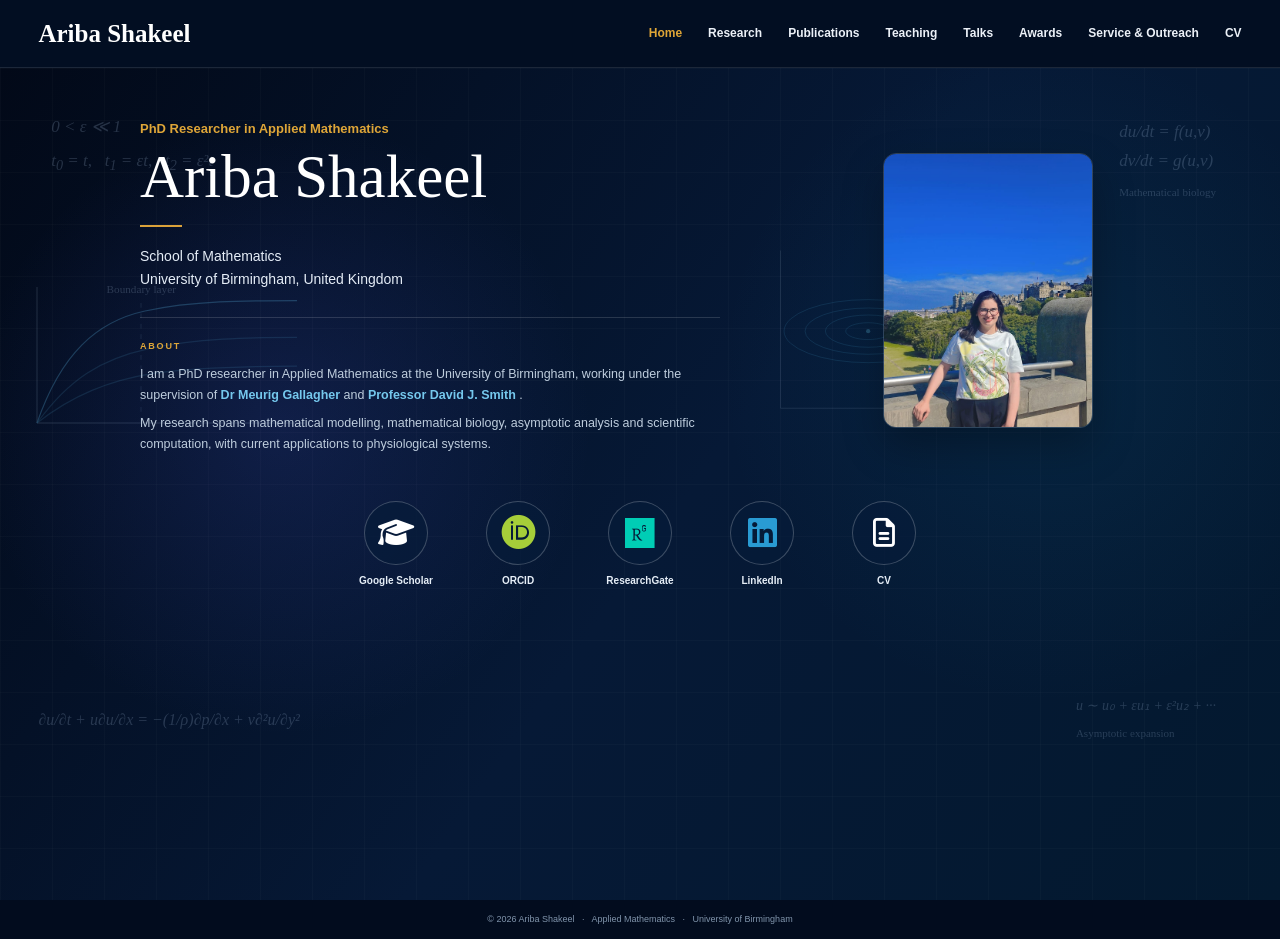
<file: index.html>
<!DOCTYPE html>
<html lang="en">

<head>

    <meta charset="UTF-8">

    <meta name="viewport"
          content="width=device-width, initial-scale=1.0">

    <meta name="description"
          content="Ariba Shakeel is a PhD Researcher in Applied Mathematics at the University of Birmingham.">

    <meta name="author"
          content="Ariba Shakeel">
<meta name="description"
      content="Ariba Shakeel is a PhD researcher in Applied Mathematics at the University of Birmingham, with research interests in mathematical biology, physiological modelling, asymptotic analysis and scientific computation.">
    <title>
        Ariba Shakeel | Applied Mathematics
    </title>

    <link rel="stylesheet"
          href="https://cdnjs.cloudflare.com/ajax/libs/font-awesome/6.5.2/css/all.min.css">

    <link rel="stylesheet"
          href="style.css">

</head>


<body class="homepage">


<!-- =====================================================
     NAVIGATION
===================================================== -->

<nav class="home-navbar">

    <div class="nav-container">

        <a href="index.html"
           class="brand">
            Ariba Shakeel
        </a>


        <div class="nav-links">

            <a href="index.html"
               class="active">
                Home
            </a>

            <a href="research.html">
                Research
            </a>

            <a href="publications.html">
                Publications
            </a>

            <a href="teaching.html">
                Teaching
            </a>

            <a href="talks.html">
                Talks
            </a>

            <a href="awards.html">
                Awards
            </a>

            <a href="service.html">
                Service &amp; Outreach
            </a>

            <a href="Ariba_CV_tex.pdf"
               target="_blank">
                CV
            </a>

        </div>

    </div>

</nav>



<!-- =====================================================
     HERO
===================================================== -->

<main class="hero">


    <!-- subtle mathematical background -->

    <div class="math-background">


        <div class="math-note asymptotic-note">

            0 &lt; ε ≪ 1

            <br>

            t<sub>0</sub> = t,
            &nbsp;
            t<sub>1</sub> = εt,
            &nbsp;
            t<sub>2</sub> = ε²t

        </div>



        <!-- Boundary-layer style visual -->

        <svg class="boundary-graphic"
             viewBox="0 0 400 240"
             xmlns="http://www.w3.org/2000/svg">

            <line x1="30"
                  y1="205"
                  x2="365"
                  y2="205"
                  class="math-line"/>

            <line x1="30"
                  y1="205"
                  x2="30"
                  y2="35"
                  class="math-line"/>


            <path d="
                M30 205
                C60 118,105 78,165 65
                C225 52,290 52,355 52
            "
            class="math-curve"/>


            <path d="
                M30 205
                C70 150,110 125,170 112
                C230 99,295 98,355 98
            "
            class="math-curve faint"/>


            <path d="
                M30 205
                C75 170,120 152,175 143
                C235 135,300 134,355 134
            "
            class="math-curve faint"/>


            <line x1="160"
                  y1="55"
                  x2="160"
                  y2="205"
                  class="dash-line"/>


            <text x="117"
                  y="43"
                  class="math-label">

                Boundary layer

            </text>

        </svg>



        <!-- phase plane -->

        <svg class="phase-graphic"
             viewBox="0 0 420 310"
             xmlns="http://www.w3.org/2000/svg">


            <line x1="55"
                  y1="260"
                  x2="360"
                  y2="260"
                  class="math-line"/>

            <line x1="55"
                  y1="260"
                  x2="55"
                  y2="35"
                  class="math-line"/>


            <ellipse cx="180"
                     cy="150"
                     rx="120"
                     ry="45"
                     class="phase-line"/>

            <ellipse cx="180"
                     cy="150"
                     rx="90"
                     ry="33"
                     class="phase-line"/>

            <ellipse cx="180"
                     cy="150"
                     rx="61"
                     ry="23"
                     class="phase-line"/>

            <ellipse cx="180"
                     cy="150"
                     rx="32"
                     ry="12"
                     class="phase-line"/>


            <circle cx="180"
                    cy="150"
                    r="3"
                    class="phase-point"/>

        </svg>



        <div class="math-note biology-note">

            du/dt = f(u,v)

            <br>

            dv/dt = g(u,v)

            <small>
                Mathematical biology
            </small>

        </div>



        <div class="math-note fluid-note">

            ∂u/∂t
            +
            u∂u/∂x
            =
            −(1/ρ)∂p/∂x
            +
            ν∂²u/∂y²

        </div>



        <div class="math-note expansion-note">

            u ∼ u₀ + εu₁ + ε²u₂ + ···

            <small>
                Asymptotic expansion
            </small>

        </div>


    </div>



    <!-- =================================================
         MAIN CONTENT
    ================================================== -->

    <div class="hero-container">


        <!-- LEFT -->

        <div class="hero-text">


            <div class="hero-kicker">

                PhD Researcher in Applied Mathematics

            </div>


            <h1>

                Ariba Shakeel

            </h1>


            <div class="gold-line"></div>


            <div class="hero-affiliation">

                School of Mathematics

                <br>

                University of Birmingham,
                United Kingdom

            </div>



            <div class="hero-about">


                <div class="hero-about-label">

                    About

                </div>


                <p>

                    I am a PhD researcher in Applied Mathematics
                    at the University of Birmingham, working under
                    the supervision of

                    <a href="https://www.birmingham.ac.uk/staff/profiles/maths/gallagher-meurig"
                       target="_blank">

                        Dr Meurig Gallagher

                    </a>

                    and

                    <a href="https://www.birmingham.ac.uk/staff/profiles/metabolism-systems/smith-david"
                       target="_blank">

                        Professor David J. Smith

                    </a>.

                </p>


                <p>

                    My research spans mathematical modelling,
                    mathematical biology, asymptotic analysis
                    and scientific computation, with current
                    applications to physiological systems.

                </p>


            </div>


        </div>



        <!-- RIGHT: YOUR PHOTO -->

        <div class="hero-photo-wrapper">

            <img src="ariba-photo.jpg"
                 alt="Ariba Shakeel"
                 class="hero-photo">

        </div>


    </div>



    <!-- =================================================
         PROFILE LINKS
    ================================================== -->

    <div class="profile-row">


        <a href="https://scholar.google.com/citations?user=sVrRHyoAAAAJ&hl=en&oi=ao"
           target="_blank"
           class="profile-item">

            <div class="profile-circle scholar">

                <i class="fa-solid fa-graduation-cap"></i>

            </div>

            <span>
                Google Scholar
            </span>

        </a>



        <a href="https://orcid.org/0009-0005-8796-5896"
           target="_blank"
           class="profile-item">

            <div class="profile-circle orcid">

                <i class="fa-brands fa-orcid"></i>

            </div>

            <span>
                ORCID
            </span>

        </a>



        <a href="https://www.researchgate.net/profile/Ariba-Shakeel?ev=hdr_xprf"
           target="_blank"
           class="profile-item">

            <div class="profile-circle researchgate">

                <i class="fa-brands fa-researchgate"></i>

            </div>

            <span>
                ResearchGate
            </span>

        </a>



        <a href="https://www.linkedin.com/in/ariba-shakeel-23b329423?utm_source=share_via&utm_content=profile&utm_medium=member_ios"
           target="_blank"
           class="profile-item">

            <div class="profile-circle linkedin">

                <i class="fa-brands fa-linkedin"></i>

            </div>

            <span>
                LinkedIn
            </span>

        </a>



        <a href="Ariba_CV_tex.pdf"
           target="_blank"
           class="profile-item">

            <div class="profile-circle">

                <i class="fa-regular fa-file-lines"></i>

            </div>

            <span>
                CV
            </span>

        </a>


    </div>


</main>


<footer class="home-footer">

    © 2026 Ariba Shakeel
    &nbsp; · &nbsp;
    Applied Mathematics
    &nbsp; · &nbsp;
    University of Birmingham

</footer>


</body>

</html>
</file>
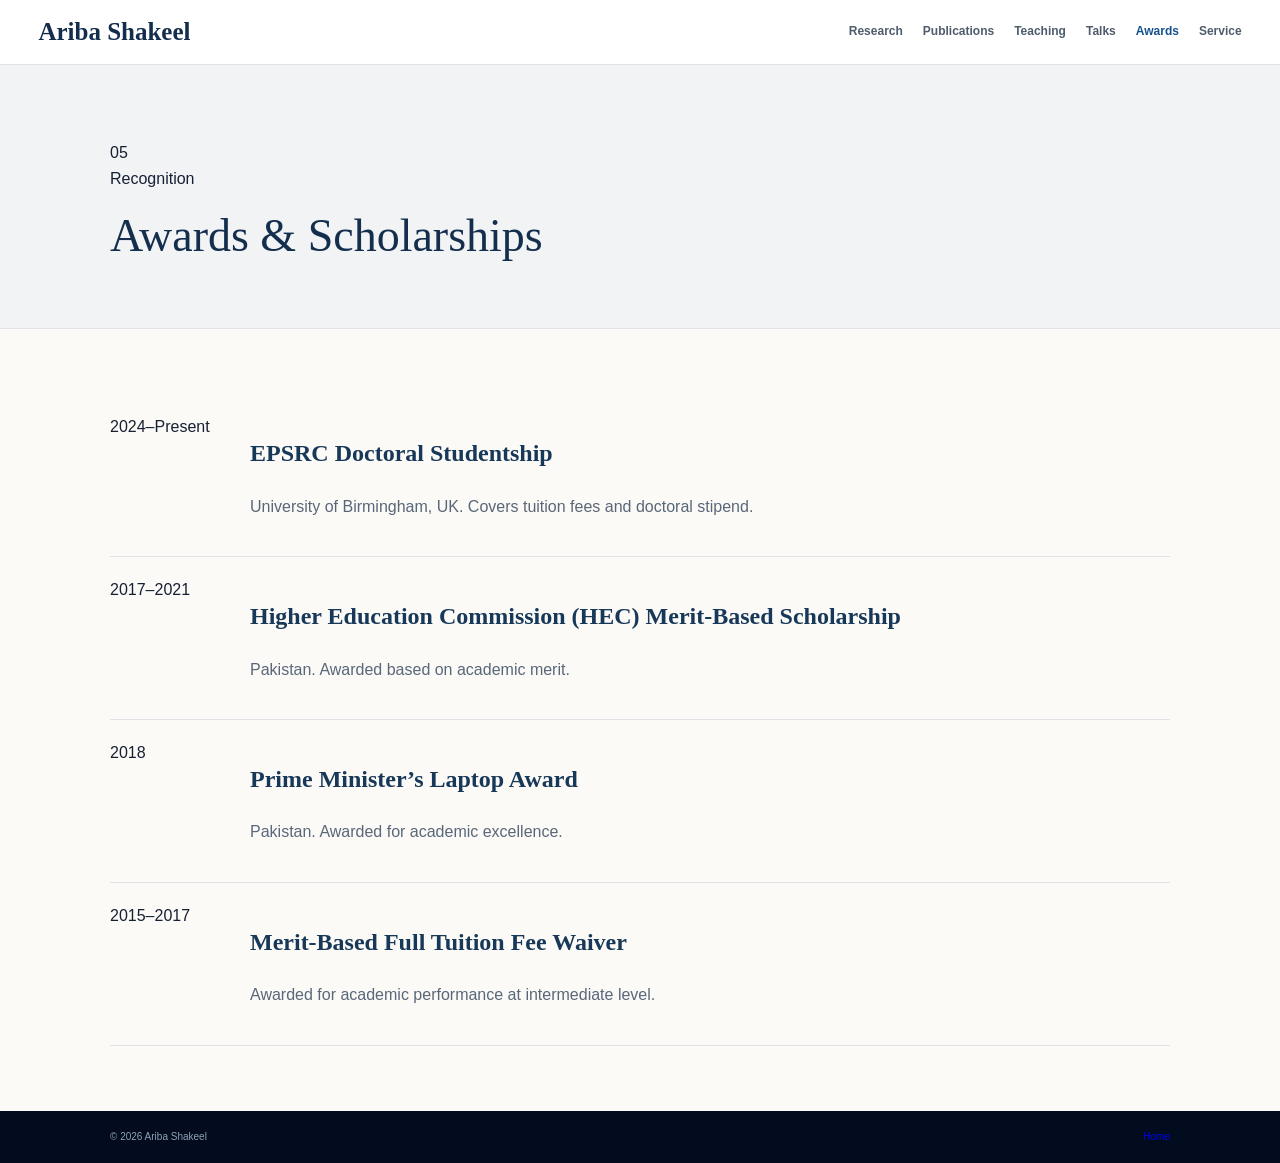
<file: awards.html>
<!DOCTYPE html>
<html lang="en">

<head>

    <meta charset="UTF-8">

    <meta name="viewport"
          content="width=device-width, initial-scale=1.0">

    <title>Awards & Scholarships | Ariba Shakeel</title>

    <link rel="stylesheet"
          href="style.css">

</head>


<body>

<nav class="internal-nav">

    <div class="nav-container">

        <a href="index.html"
           class="brand dark-brand">
            Ariba Shakeel
        </a>

        <div class="internal-links">

            <a href="research.html">Research</a>

            <a href="publications.html">Publications</a>

            <a href="teaching.html">Teaching</a>

            <a href="talks.html">Talks</a>

            <a href="awards.html"
               class="active">
                Awards
            </a>

            <a href="service.html">Service</a>

        </div>

    </div>

</nav>


<header class="page-header">

    <div class="container">

        <span class="page-number">
            05
        </span>

        <div class="eyebrow">
            Recognition
        </div>

        <h1>
            Awards &amp; Scholarships
        </h1>

    </div>

</header>


<section class="section">

    <div class="container">


        <div class="award-list">


            <article class="award">

                <span>
                    2024–Present
                </span>

                <div>

                    <h2>
                        EPSRC Doctoral Studentship
                    </h2>

                    <p>
                        University of Birmingham, UK.
                        Covers tuition fees and doctoral stipend.
                    </p>

                </div>

            </article>


            <article class="award">

                <span>
                    2017–2021
                </span>

                <div>

                    <h2>
                        Higher Education Commission (HEC)
                        Merit-Based Scholarship
                    </h2>

                    <p>
                        Pakistan. Awarded based on academic merit.
                    </p>

                </div>

            </article>


            <article class="award">

                <span>
                    2018
                </span>

                <div>

                    <h2>
                        Prime Minister’s Laptop Award
                    </h2>

                    <p>
                        Pakistan. Awarded for academic excellence.
                    </p>

                </div>

            </article>


            <article class="award">

                <span>
                    2015–2017
                </span>

                <div>

                    <h2>
                        Merit-Based Full Tuition Fee Waiver
                    </h2>

                    <p>
                        Awarded for academic performance
                        at intermediate level.
                    </p>

                </div>

            </article>


        </div>

    </div>

</section>


<footer>

    <div class="container footer-content">

        <span>
            © 2026 Ariba Shakeel
        </span>

        <a href="index.html">
            Home
        </a>

    </div>

</footer>

</body>

</html>
</file>
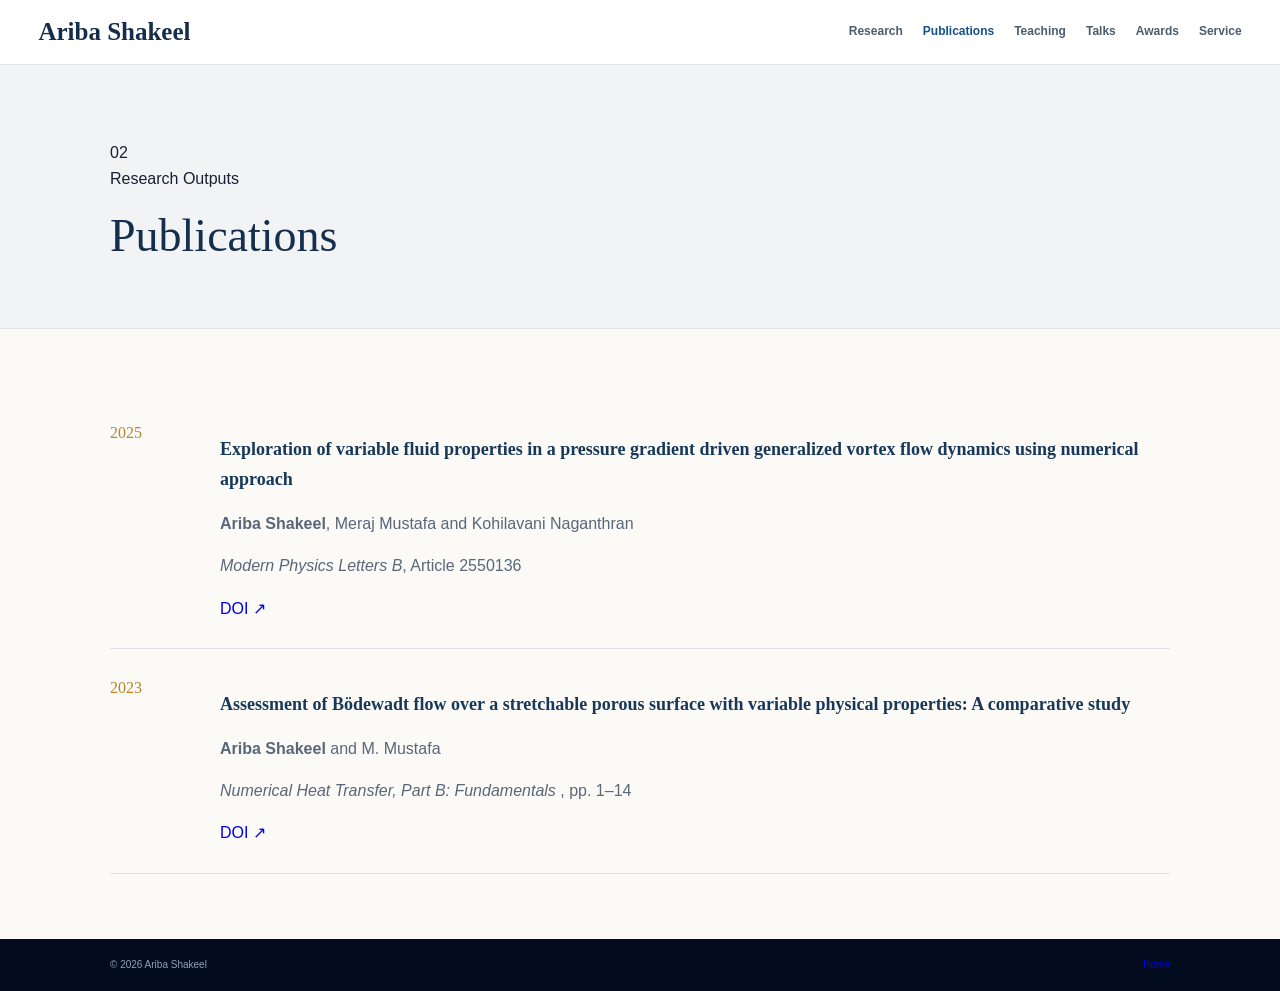
<file: publications.html>
<!DOCTYPE html>
<html lang="en">

<head>

    <meta charset="UTF-8">

    <meta name="viewport"
          content="width=device-width, initial-scale=1.0">

    <title>Publications | Ariba Shakeel</title>

    <link rel="stylesheet"
          href="style.css">

</head>


<body>

<nav class="internal-nav">

    <div class="nav-container">

        <a href="index.html"
           class="brand dark-brand">

            Ariba Shakeel

        </a>

        <div class="internal-links">

            <a href="research.html">
                Research
            </a>

            <a href="publications.html"
               class="active">
                Publications
            </a>

            <a href="teaching.html">
                Teaching
            </a>

            <a href="talks.html">
                Talks
            </a>

            <a href="awards.html">
                Awards
            </a>

            <a href="service.html">
                Service
            </a>

        </div>

    </div>

</nav>


<header class="page-header">

    <div class="container">

        <span class="page-number">
            02
        </span>

        <div class="eyebrow">
            Research Outputs
        </div>

        <h1>
            Publications
        </h1>

    </div>

</header>


<section class="section">

    <div class="container">


        <article class="publication">

            <div class="publication-year">
                2025
            </div>

            <div>

                <h2>

                    Exploration of variable fluid properties
                    in a pressure gradient driven generalized
                    vortex flow dynamics using numerical approach

                </h2>

                <p>
                    <strong>Ariba Shakeel</strong>,
                    Meraj Mustafa and Kohilavani Naganthran
                </p>

                <p class="publication-meta">
                    <em>Modern Physics Letters B</em>,
                    Article 2550136
                </p>

                <a href="https://doi.org/10.1142/S0217984925501362"
                   target="_blank"
                   class="editorial-link">

                    DOI ↗

                </a>

            </div>

        </article>


        <article class="publication">

            <div class="publication-year">
                2023
            </div>

            <div>

                <h2>

                    Assessment of Bödewadt flow over a stretchable
                    porous surface with variable physical properties:
                    A comparative study

                </h2>

                <p>

                    <strong>Ariba Shakeel</strong>
                    and M. Mustafa

                </p>

                <p class="publication-meta">

                    <em>
                        Numerical Heat Transfer,
                        Part B: Fundamentals
                    </em>,
                    pp. 1–14

                </p>

                <a href="https://doi.org/10.1080/10407790.2023.2274452"
                   target="_blank"
                   class="editorial-link">

                    DOI ↗

                </a>

            </div>

        </article>


    </div>

</section>


<footer>

    <div class="container footer-content">

        <span>
            © 2026 Ariba Shakeel
        </span>

        <a href="index.html">
            Home
        </a>

    </div>

</footer>

</body>
</html>
</file>
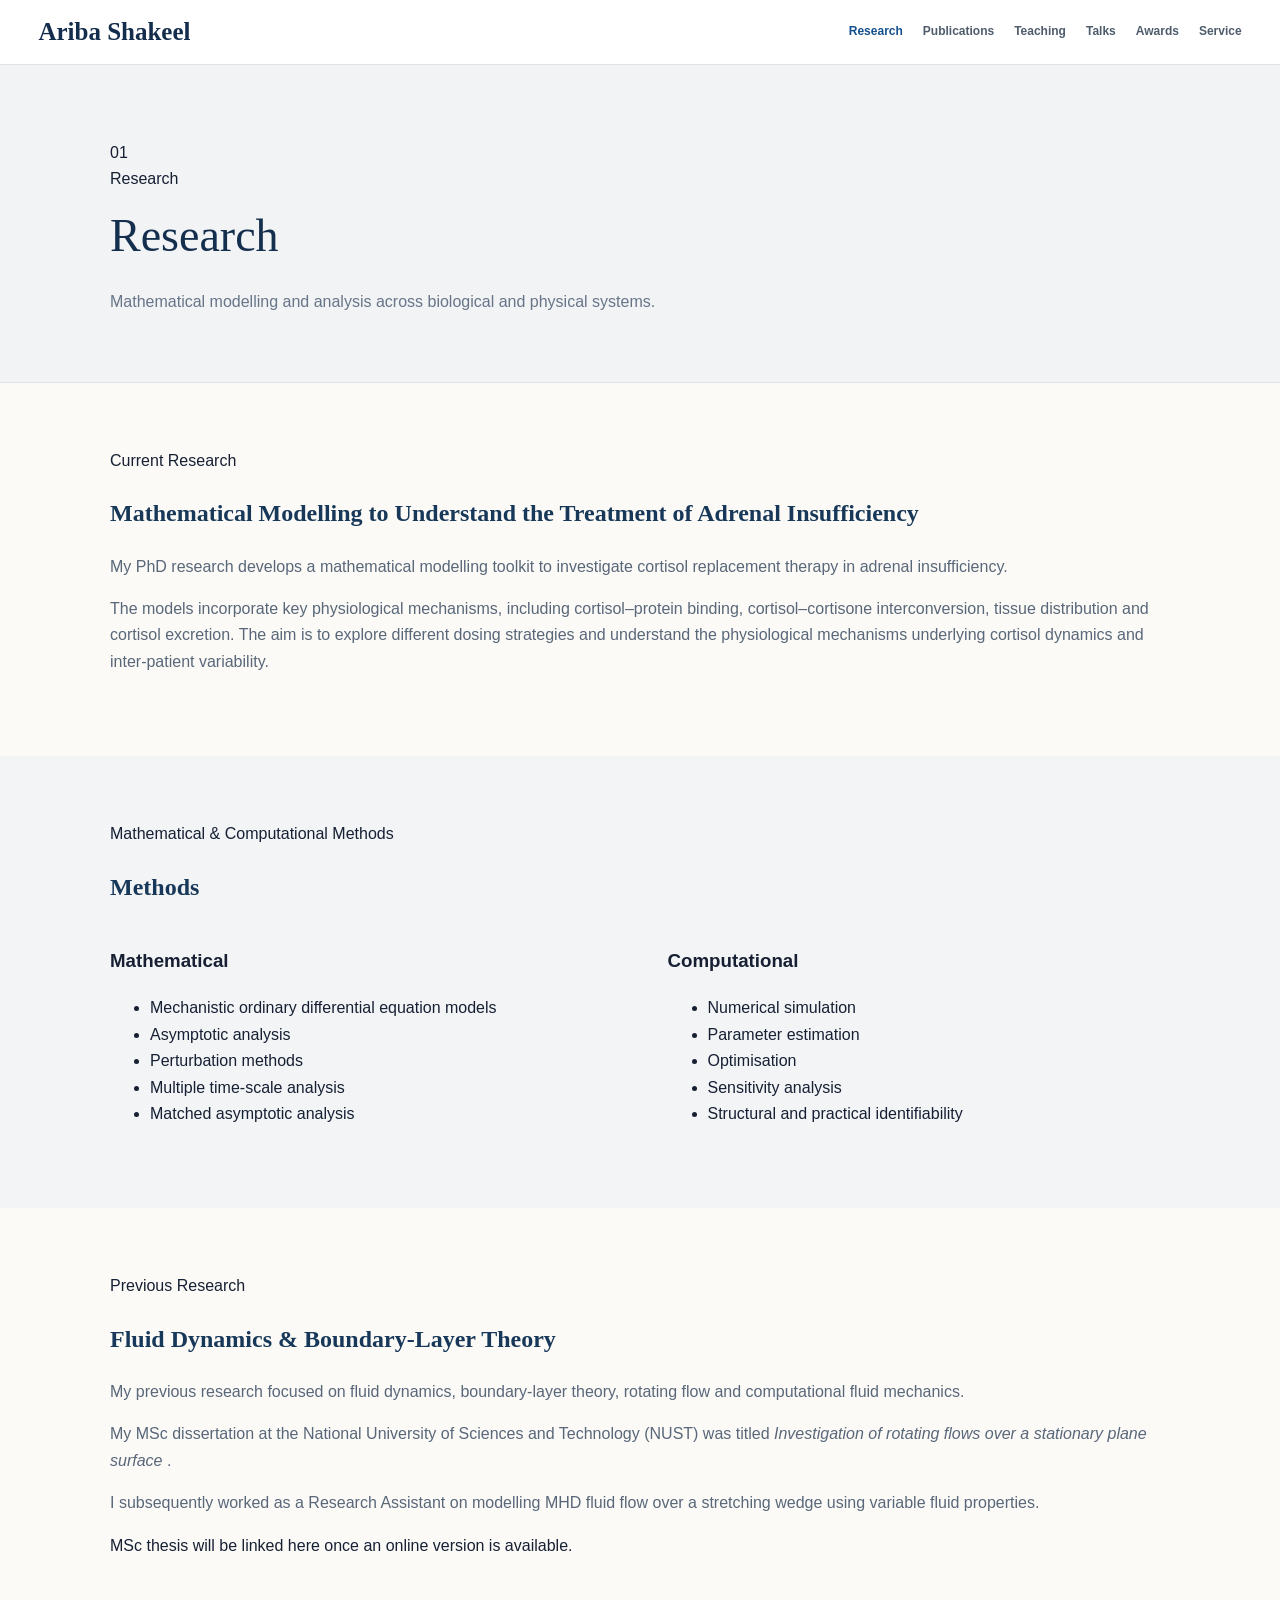
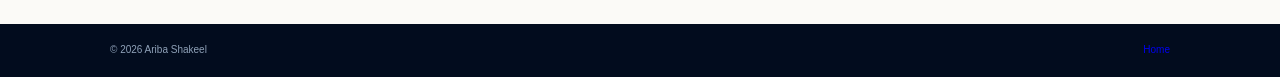
<file: research.html>
<!DOCTYPE html>
<html lang="en">

<head>

    <meta charset="UTF-8">

    <meta name="viewport"
          content="width=device-width, initial-scale=1.0">

    <title>Research | Ariba Shakeel</title>

    <link rel="stylesheet"
          href="style.css">

</head>


<body>

<nav class="internal-nav">

    <div class="nav-container">

        <a href="index.html"
           class="brand dark-brand">

            Ariba Shakeel

        </a>

        <div class="internal-links">

            <a href="research.html"
               class="active">
                Research
            </a>

            <a href="publications.html">
                Publications
            </a>

            <a href="teaching.html">
                Teaching
            </a>

            <a href="talks.html">
                Talks
            </a>

            <a href="awards.html">
                Awards
            </a>

            <a href="service.html">
                Service
            </a>

        </div>

    </div>

</nav>


<header class="page-header">

    <div class="container">

        <span class="page-number">
            01
        </span>

        <div class="eyebrow">
            Research
        </div>

        <h1>
            Research
        </h1>

        <p>

            Mathematical modelling and analysis
            across biological and physical systems.

        </p>

    </div>

</header>


<section class="section">

    <div class="container">

        <div class="project-label">
            Current Research
        </div>

        <h2 class="research-title">

            Mathematical Modelling to Understand
            the Treatment of Adrenal Insufficiency

        </h2>

        <p class="large-text">

            My PhD research develops a mathematical modelling
            toolkit to investigate cortisol replacement therapy
            in adrenal insufficiency.

        </p>

        <p>

            The models incorporate key physiological mechanisms,
            including cortisol–protein binding,
            cortisol–cortisone interconversion,
            tissue distribution and cortisol excretion.

            The aim is to explore different dosing strategies
            and understand the physiological mechanisms
            underlying cortisol dynamics and
            inter-patient variability.

        </p>

    </div>

</section>


<section class="section soft-section">

    <div class="container">

        <div class="eyebrow">
            Mathematical &amp; Computational Methods
        </div>

        <h2>
            Methods
        </h2>


        <div class="methods-grid">

            <div>

                <h3>
                    Mathematical
                </h3>

                <ul>

                    <li>
                        Mechanistic ordinary differential
                        equation models
                    </li>

                    <li>
                        Asymptotic analysis
                    </li>

                    <li>
                        Perturbation methods
                    </li>

                    <li>
                        Multiple time-scale analysis
                    </li>

                    <li>
                        Matched asymptotic analysis
                    </li>

                </ul>

            </div>


            <div>

                <h3>
                    Computational
                </h3>

                <ul>

                    <li>
                        Numerical simulation
                    </li>

                    <li>
                        Parameter estimation
                    </li>

                    <li>
                        Optimisation
                    </li>

                    <li>
                        Sensitivity analysis
                    </li>

                    <li>
                        Structural and practical identifiability
                    </li>

                </ul>

            </div>

        </div>

    </div>

</section>


<section class="section">

    <div class="container">

        <div class="project-label muted-label">
            Previous Research
        </div>

        <h2 class="research-title">

            Fluid Dynamics &amp;
            Boundary-Layer Theory

        </h2>

        <p>

            My previous research focused on fluid dynamics,
            boundary-layer theory, rotating flow and
            computational fluid mechanics.

        </p>

        <p>

            My MSc dissertation at the National University
            of Sciences and Technology (NUST) was titled
            <em>
                Investigation of rotating flows over
                a stationary plane surface
            </em>.

        </p>

        <p>

            I subsequently worked as a Research Assistant
            on modelling MHD fluid flow over a stretching
            wedge using variable fluid properties.

        </p>


        <div class="future-resource">

            MSc thesis will be linked here once
            an online version is available.

        </div>

    </div>

</section>


<footer>

    <div class="container footer-content">

        <span>
            © 2026 Ariba Shakeel
        </span>

        <a href="index.html">
            Home
        </a>

    </div>

</footer>

</body>

</html>
</file>
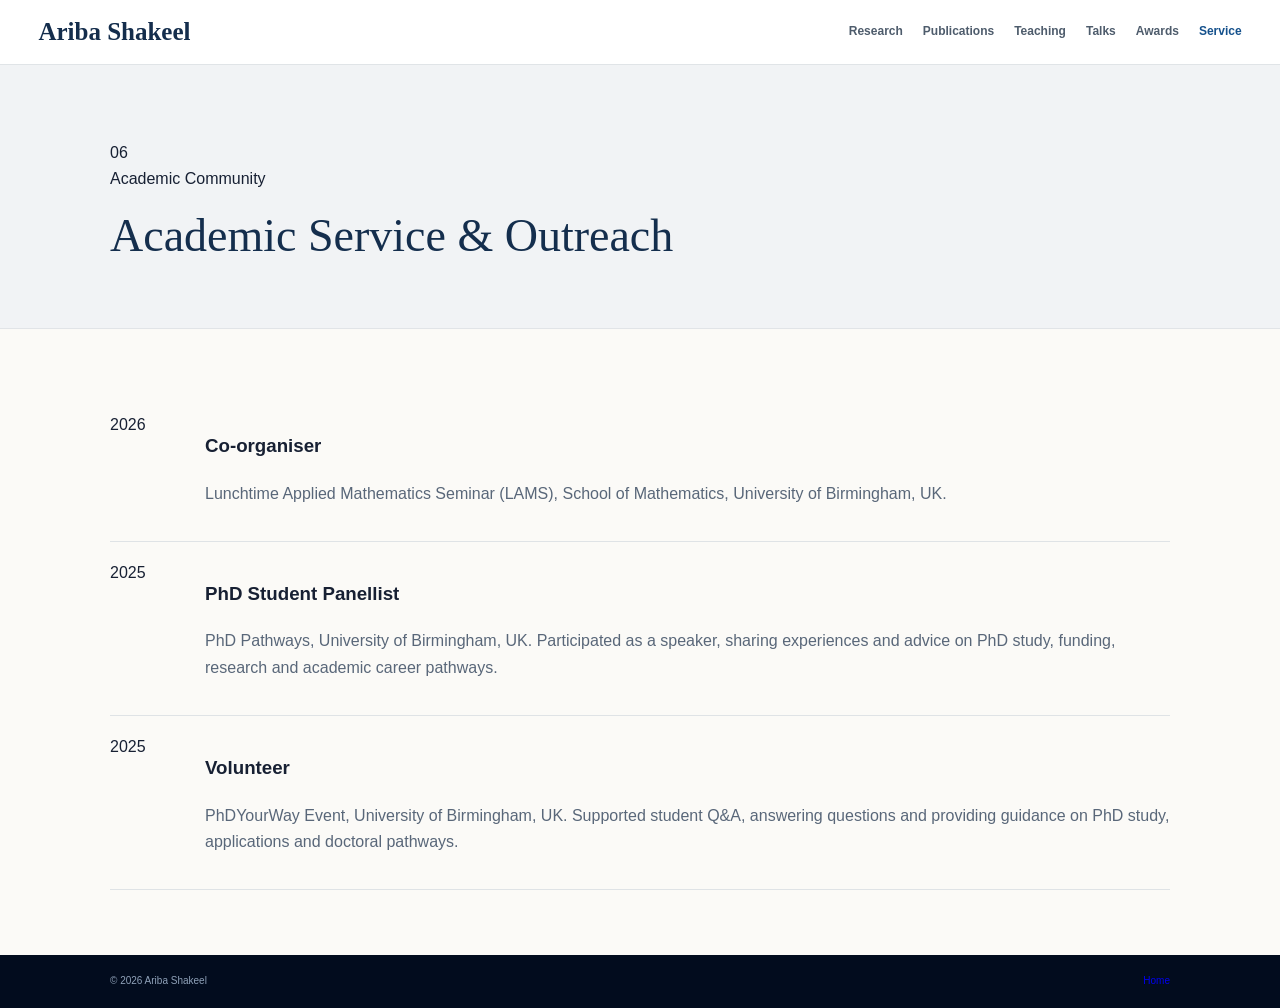
<file: service.html>
<!DOCTYPE html>
<html lang="en">

<head>

    <meta charset="UTF-8">

    <meta name="viewport"
          content="width=device-width, initial-scale=1.0">

    <title>Academic Service & Outreach | Ariba Shakeel</title>

    <link rel="stylesheet"
          href="style.css">

</head>


<body>

<nav class="internal-nav">

    <div class="nav-container">

        <a href="index.html"
           class="brand dark-brand">
            Ariba Shakeel
        </a>

        <div class="internal-links">

            <a href="research.html">Research</a>

            <a href="publications.html">Publications</a>

            <a href="teaching.html">Teaching</a>

            <a href="talks.html">Talks</a>

            <a href="awards.html">Awards</a>

            <a href="service.html"
               class="active">
                Service
            </a>

        </div>

    </div>

</nav>


<header class="page-header">

    <div class="container">

        <span class="page-number">
            06
        </span>

        <div class="eyebrow">
            Academic Community
        </div>

        <h1>
            Academic Service &amp; Outreach
        </h1>

    </div>

</header>


<section class="section">

    <div class="container">


        <div class="presentation-list">


            <div class="presentation">

                <span class="presentation-year">
                    2026
                </span>

                <div>

                    <h3>
                        Co-organiser
                    </h3>

                    <p>

                        Lunchtime Applied Mathematics Seminar (LAMS),
                        School of Mathematics,
                        University of Birmingham, UK.

                    </p>

                </div>

            </div>


            <div class="presentation">

                <span class="presentation-year">
                    2025
                </span>

                <div>

                    <h3>
                        PhD Student Panellist
                    </h3>

                    <p>

                        PhD Pathways,
                        University of Birmingham, UK.

                        Participated as a speaker,
                        sharing experiences and advice
                        on PhD study, funding, research
                        and academic career pathways.

                    </p>

                </div>

            </div>


            <div class="presentation">

                <span class="presentation-year">
                    2025
                </span>

                <div>

                    <h3>
                        Volunteer
                    </h3>

                    <p>

                        PhDYourWay Event,
                        University of Birmingham, UK.

                        Supported student Q&amp;A,
                        answering questions and providing
                        guidance on PhD study,
                        applications and doctoral pathways.

                    </p>

                </div>

            </div>


        </div>

    </div>

</section>


<footer>

    <div class="container footer-content">

        <span>
            © 2026 Ariba Shakeel
        </span>

        <a href="index.html">
            Home
        </a>

    </div>

</footer>

</body>

</html>
</file>
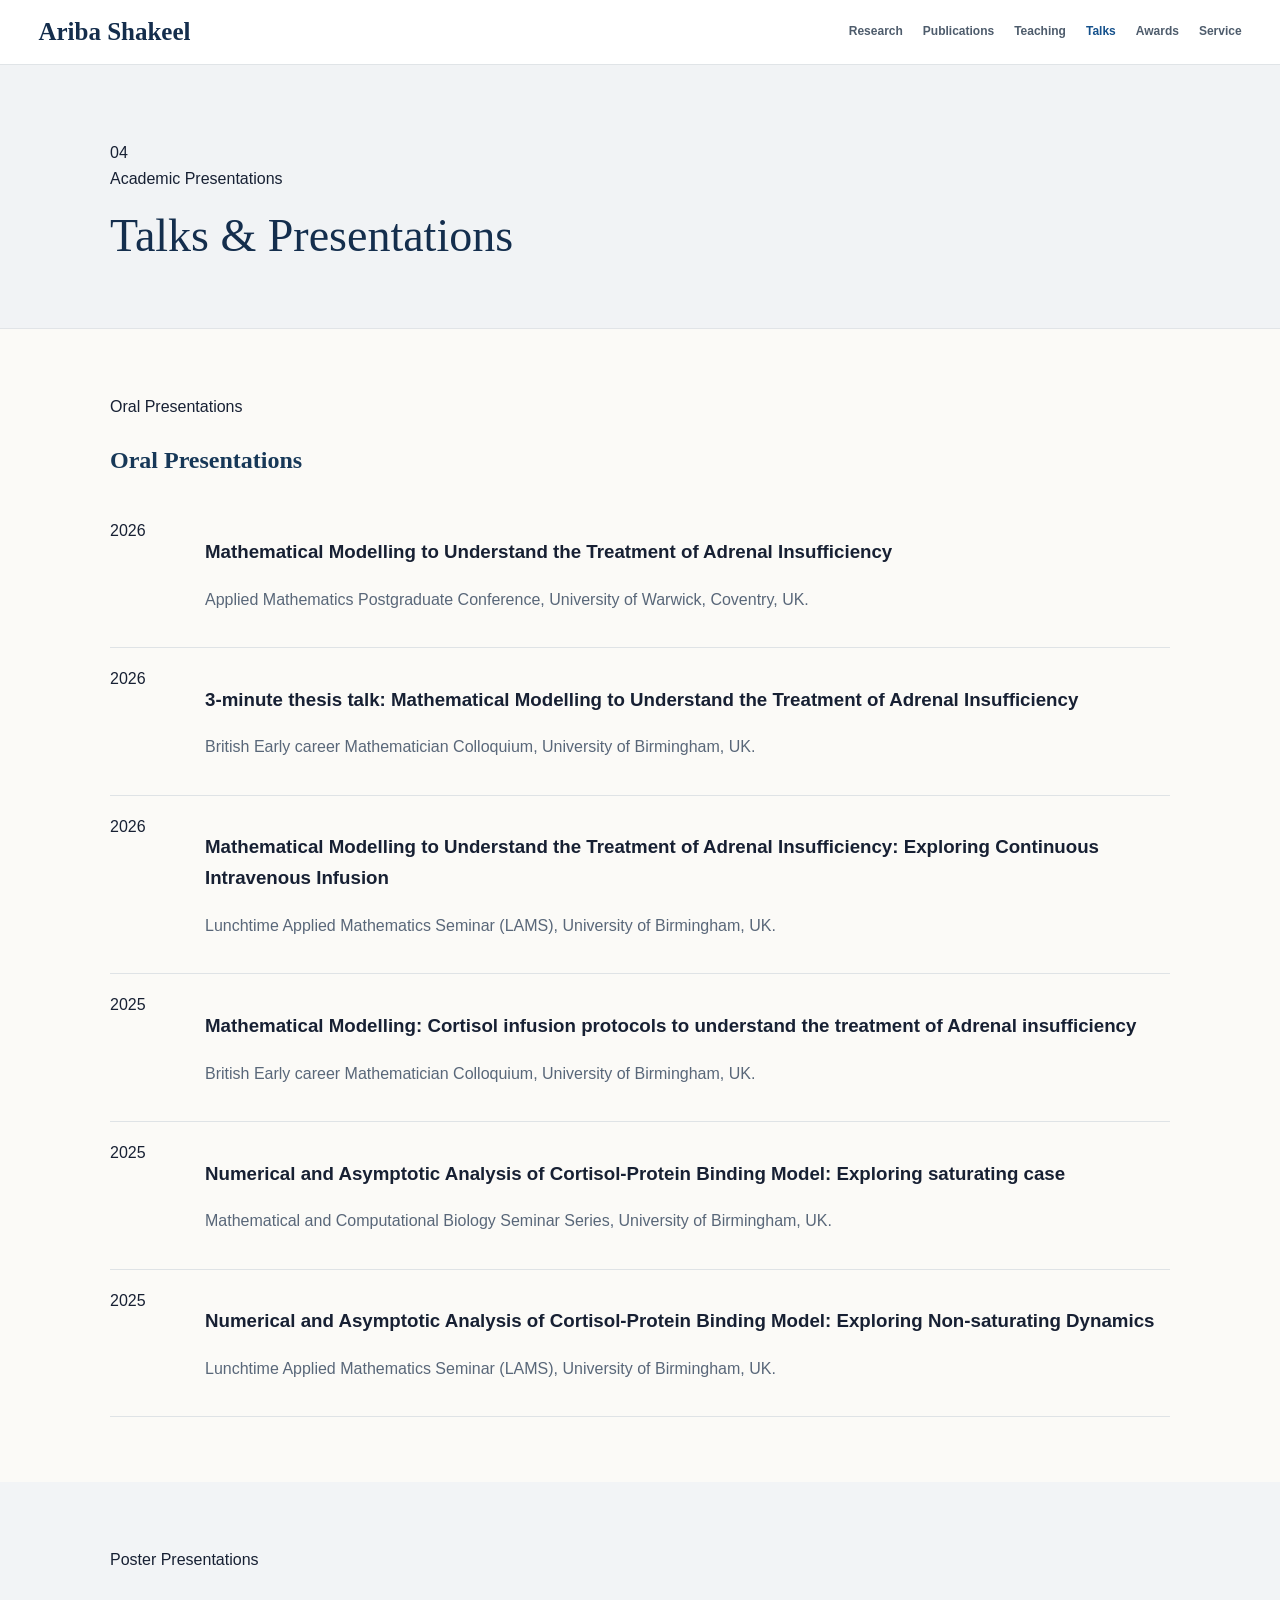
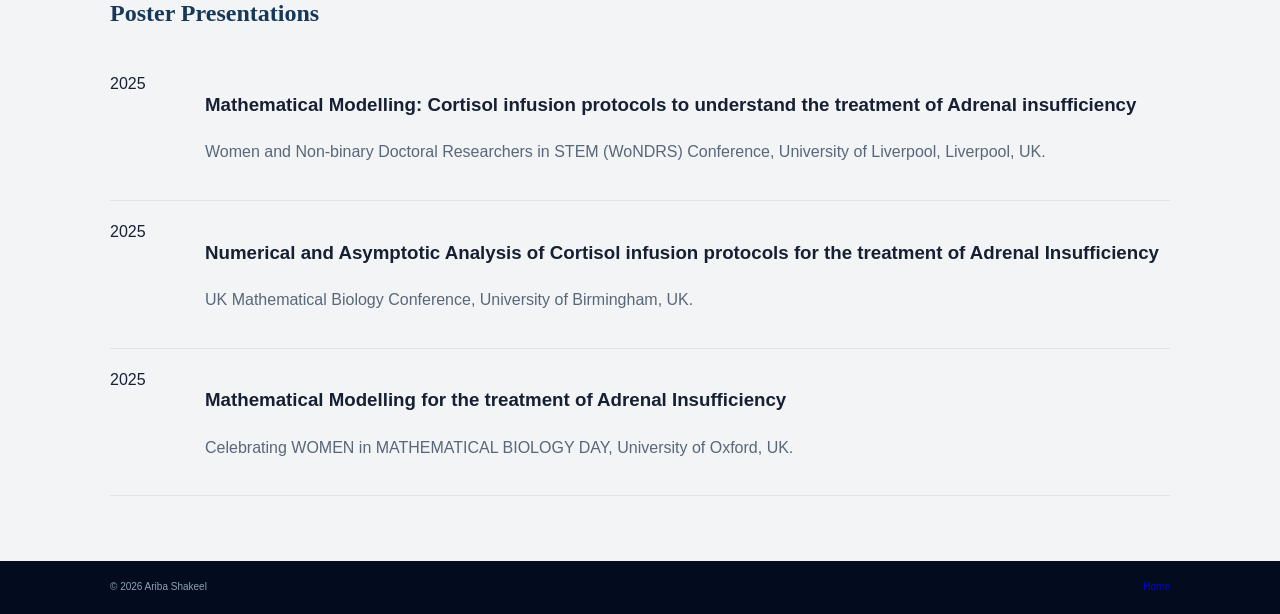
<file: talks.html>
<!DOCTYPE html>
<html lang="en">

<head>

    <meta charset="UTF-8">

    <meta name="viewport"
          content="width=device-width, initial-scale=1.0">

    <title>Talks & Presentations | Ariba Shakeel</title>

    <link rel="stylesheet"
          href="style.css">

</head>


<body>

<nav class="internal-nav">

    <div class="nav-container">

        <a href="index.html"
           class="brand dark-brand">
            Ariba Shakeel
        </a>

        <div class="internal-links">

            <a href="research.html">Research</a>

            <a href="publications.html">Publications</a>

            <a href="teaching.html">Teaching</a>

            <a href="talks.html"
               class="active">
                Talks
            </a>

            <a href="awards.html">Awards</a>

            <a href="service.html">Service</a>

        </div>

    </div>

</nav>


<header class="page-header">

    <div class="container">

        <span class="page-number">
            04
        </span>

        <div class="eyebrow">
            Academic Presentations
        </div>

        <h1>
            Talks &amp; Presentations
        </h1>

    </div>

</header>


<section class="section">

    <div class="container">

        <div class="eyebrow">
            Oral Presentations
        </div>

        <h2>
            Oral Presentations
        </h2>


        <div class="presentation-list">


            <div class="presentation">

                <span class="presentation-year">
                    2026
                </span>

                <div>

                    <h3>
                        Mathematical Modelling to Understand
                        the Treatment of Adrenal Insufficiency
                    </h3>

                    <p>

                        Applied Mathematics Postgraduate Conference,
                        University of Warwick,
                        Coventry, UK.

                    </p>

                </div>

            </div>


            <div class="presentation">

                <span class="presentation-year">
                    2026
                </span>

                <div>

                    <h3>

                        3-minute thesis talk:
                        Mathematical Modelling to Understand
                        the Treatment of Adrenal Insufficiency

                    </h3>

                    <p>

                        British Early career Mathematician Colloquium,
                        University of Birmingham, UK.

                    </p>

                </div>

            </div>


            <div class="presentation">

                <span class="presentation-year">
                    2026
                </span>

                <div>

                    <h3>

                        Mathematical Modelling to Understand
                        the Treatment of Adrenal Insufficiency:
                        Exploring Continuous Intravenous Infusion

                    </h3>

                    <p>

                        Lunchtime Applied Mathematics Seminar (LAMS),
                        University of Birmingham, UK.

                    </p>

                </div>

            </div>


            <div class="presentation">

                <span class="presentation-year">
                    2025
                </span>

                <div>

                    <h3>

                        Mathematical Modelling:
                        Cortisol infusion protocols to understand
                        the treatment of Adrenal insufficiency

                    </h3>

                    <p>

                        British Early career Mathematician Colloquium,
                        University of Birmingham, UK.

                    </p>

                </div>

            </div>


            <div class="presentation">

                <span class="presentation-year">
                    2025
                </span>

                <div>

                    <h3>

                        Numerical and Asymptotic Analysis of
                        Cortisol-Protein Binding Model:
                        Exploring saturating case

                    </h3>

                    <p>

                        Mathematical and Computational Biology
                        Seminar Series,
                        University of Birmingham, UK.

                    </p>

                </div>

            </div>


            <div class="presentation">

                <span class="presentation-year">
                    2025
                </span>

                <div>

                    <h3>

                        Numerical and Asymptotic Analysis of
                        Cortisol-Protein Binding Model:
                        Exploring Non-saturating Dynamics

                    </h3>

                    <p>

                        Lunchtime Applied Mathematics Seminar (LAMS),
                        University of Birmingham, UK.

                    </p>

                </div>

            </div>


        </div>

    </div>

</section>



<section class="section soft-section">

    <div class="container">

        <div class="eyebrow">
            Poster Presentations
        </div>

        <h2>
            Poster Presentations
        </h2>


        <div class="presentation-list">


            <div class="presentation">

                <span class="presentation-year">
                    2025
                </span>

                <div>

                    <h3>

                        Mathematical Modelling:
                        Cortisol infusion protocols to understand
                        the treatment of Adrenal insufficiency

                    </h3>

                    <p>

                        Women and Non-binary Doctoral Researchers
                        in STEM (WoNDRS) Conference,
                        University of Liverpool,
                        Liverpool, UK.

                    </p>

                </div>

            </div>


            <div class="presentation">

                <span class="presentation-year">
                    2025
                </span>

                <div>

                    <h3>

                        Numerical and Asymptotic Analysis
                        of Cortisol infusion protocols for
                        the treatment of Adrenal Insufficiency

                    </h3>

                    <p>

                        UK Mathematical Biology Conference,
                        University of Birmingham, UK.

                    </p>

                </div>

            </div>


            <div class="presentation">

                <span class="presentation-year">
                    2025
                </span>

                <div>

                    <h3>

                        Mathematical Modelling for the
                        treatment of Adrenal Insufficiency

                    </h3>

                    <p>

                        Celebrating WOMEN in MATHEMATICAL BIOLOGY DAY,
                        University of Oxford, UK.

                    </p>

                </div>

            </div>


        </div>

    </div>

</section>


<footer>

    <div class="container footer-content">

        <span>
            © 2026 Ariba Shakeel
        </span>

        <a href="index.html">
            Home
        </a>

    </div>

</footer>

</body>
</html>
</file>
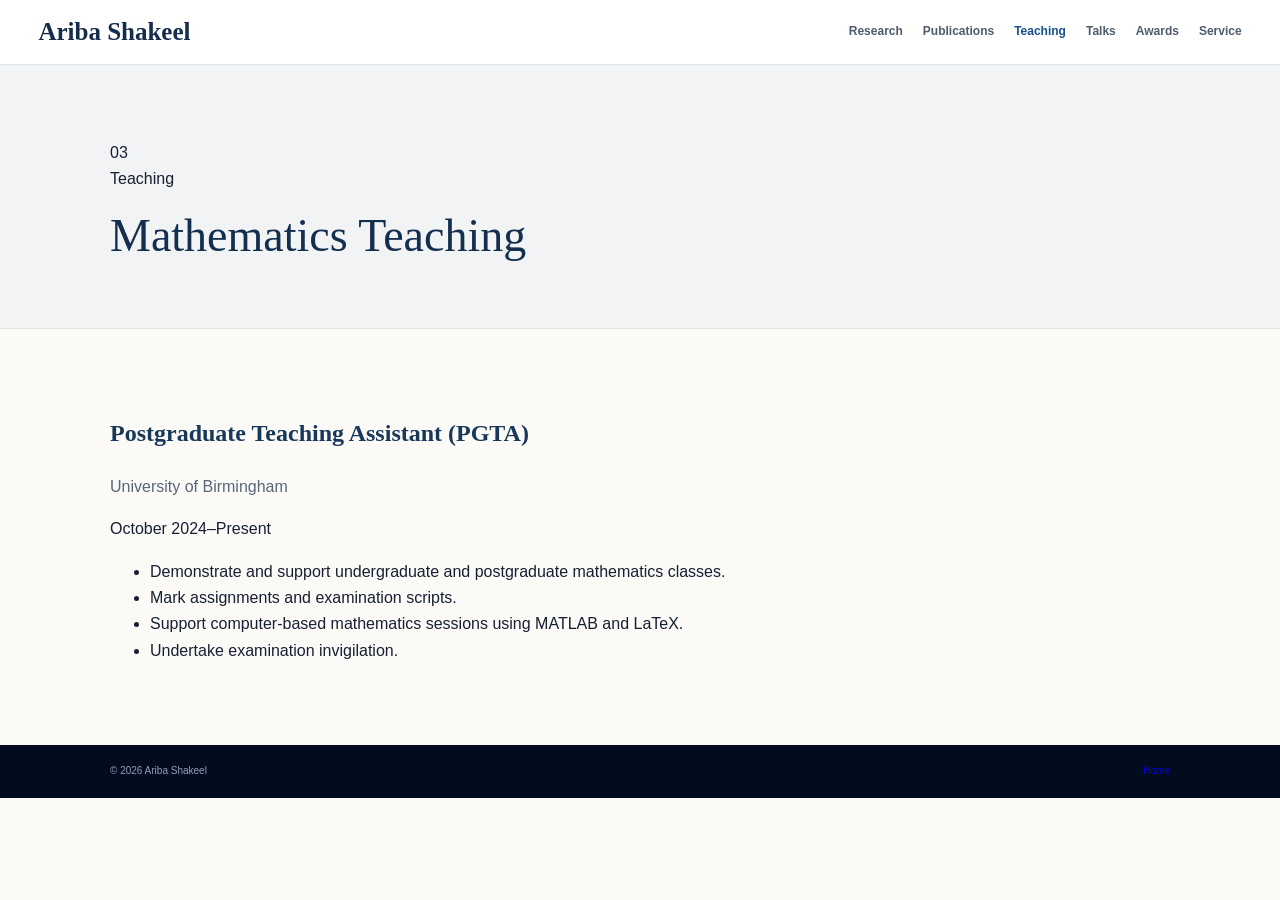
<file: teaching.html>
<!DOCTYPE html>
<html lang="en">

<head>

    <meta charset="UTF-8">

    <meta name="viewport"
          content="width=device-width, initial-scale=1.0">

    <title>Teaching | Ariba Shakeel</title>

    <link rel="stylesheet"
          href="style.css">

</head>


<body>

<nav class="internal-nav">

    <div class="nav-container">

        <a href="index.html"
           class="brand dark-brand">
            Ariba Shakeel
        </a>

        <div class="internal-links">

            <a href="research.html">Research</a>

            <a href="publications.html">Publications</a>

            <a href="teaching.html"
               class="active">
                Teaching
            </a>

            <a href="talks.html">Talks</a>

            <a href="awards.html">Awards</a>

            <a href="service.html">Service</a>

        </div>

    </div>

</nav>


<header class="page-header">

    <div class="container">

        <span class="page-number">
            03
        </span>

        <div class="eyebrow">
            Teaching
        </div>

        <h1>
            Mathematics Teaching
        </h1>

    </div>

</header>


<section class="section">

    <div class="container">

        <div class="position-header">

            <div>

                <h2>
                    Postgraduate Teaching Assistant (PGTA)
                </h2>

                <p>
                    University of Birmingham
                </p>

            </div>

            <span>
                October 2024–Present
            </span>

        </div>


        <ul class="academic-list">

            <li>
                Demonstrate and support undergraduate
                and postgraduate mathematics classes.
            </li>

            <li>
                Mark assignments and examination scripts.
            </li>

            <li>
                Support computer-based mathematics
                sessions using MATLAB and LaTeX.
            </li>

            <li>
                Undertake examination invigilation.
            </li>

        </ul>

    </div>

</section>


<footer>

    <div class="container footer-content">

        <span>
            © 2026 Ariba Shakeel
        </span>

        <a href="index.html">
            Home
        </a>

    </div>

</footer>

</body>

</html>
</file>
<file: style.css>
/* =====================================================
   GLOBAL
===================================================== */

* {
    box-sizing: border-box;
}

html {
    scroll-behavior: smooth;
}

body {

    margin: 0;

    font-family:
        "Segoe UI",
        Arial,
        sans-serif;

    background:
        #fbfaf7;

    color:
        #172033;

    line-height:
        1.65;
}

a {
    text-decoration: none;
}


/* =====================================================
   HOMEPAGE
===================================================== */

.homepage {

    background:
        #03142d;
}


/* =====================================================
   NAVIGATION - HOME
===================================================== */

.home-navbar {

    height:
        68px;

    position:
        relative;

    z-index:
        50;

    background:
        #020e22;

    border-bottom:
        1px solid rgba(255,255,255,.10);
}


.nav-container {

    width:
        min(1380px, 94%);

    height:
        100%;

    margin:
        auto;

    display:
        flex;

    align-items:
        center;

    justify-content:
        space-between;
}


.brand {

    color:
        white;

    font-family:
        Georgia,
        "Times New Roman",
        serif;

    font-size:
        25px;

    font-weight:
        600;
}


.nav-links {

    display:
        flex;

    align-items:
        center;

    gap:
        26px;
}


.nav-links a {

    color:
        #ecf1f8;

    font-size:
        12px;

    font-weight:
        600;

    transition:
        .2s;
}


.nav-links a:hover,
.nav-links a.active {

    color:
        #e0a637;
}



/* =====================================================
   HERO
===================================================== */

.hero {

    position:
        relative;

    min-height:
        calc(100vh - 68px);

    overflow:
        hidden;

    padding:
        50px 0 28px;

    color:
        white;

    background:

        radial-gradient(
            circle at 22% 43%,
            rgba(59,77,185,.22),
            transparent 28%
        ),

        radial-gradient(
            circle at 82% 37%,
            rgba(17,126,167,.12),
            transparent 28%
        ),

        linear-gradient(
            125deg,
            #020918,
            #061936 53%,
            #03192f
        );
}


/* subtle grid */

.hero::before {

    content: "";

    position:
        absolute;

    inset:
        0;

    background-image:

        linear-gradient(
            rgba(255,255,255,.018) 1px,
            transparent 1px
        ),

        linear-gradient(
            90deg,
            rgba(255,255,255,.018) 1px,
            transparent 1px
        );

    background-size:
        52px 52px;

    pointer-events:
        none;
}



/* =====================================================
   MATH BACKGROUND
===================================================== */

.math-background {

    position:
        absolute;

    inset:
        0;

    pointer-events:
        none;
}


.math-note {

    position:
        absolute;

    color:
        rgba(185,211,238,.20);

    font-family:
        Georgia,
        serif;

    font-style:
        italic;
}


.math-note small {

    display:
        block;

    margin-top:
        7px;

    font-style:
        normal;

    font-size:
        11px;
}


.asymptotic-note {

    left:
        4%;

    top:
        5%;

    font-size:
        17px;

    line-height:
        2;
}


.biology-note {

    right:
        5%;

    top:
        6%;

    font-size:
        17px;

    line-height:
        1.7;
}


.fluid-note {

    left:
        3%;

    bottom:
        20%;

    width:
        300px;

    font-size:
        16px;
}


.expansion-note {

    right:
        5%;

    bottom:
        19%;

    font-size:
        14px;
}



.boundary-graphic {

    position:
        absolute;

    left:
        1%;

    top:
        23%;

    width:
        25%;

    max-width:
        390px;

    opacity:
        .35;
}


.phase-graphic {

    position:
        absolute;

    right:
        19%;

    top:
        19%;

    width:
        23%;

    max-width:
        360px;

    opacity:
        .28;
}


.math-line {

    stroke:
        rgba(187,214,239,.60);

    stroke-width:
        1;
}


.math-curve {

    fill:
        none;

    stroke:
        rgba(90,180,225,.78);

    stroke-width:
        1.5;
}


.math-curve.faint {

    opacity:
        .5;
}


.dash-line {

    stroke:
        rgba(125,167,207,.5);

    stroke-width:
        1;

    stroke-dasharray:
        6 7;
}


.math-label {

    fill:
        rgba(181,207,234,.60);

    font-family:
        Georgia,
        serif;

    font-size:
        14px;
}


.phase-line {

    fill:
        none;

    stroke:
        rgba(74,175,222,.7);

    stroke-width:
        1;
}


.phase-point {

    fill:
        #5ec1e5;
}



/* =====================================================
   HERO LAYOUT
===================================================== */

.hero-container {

    position:
        relative;

    z-index:
        10;

    width:
        min(1000px, 86%);

    margin:
        auto;

    display:
        grid;

    grid-template-columns:
        1.35fr .65fr;

    gap:
        65px;

    align-items:
        center;
}



/* =====================================================
   HERO TEXT
===================================================== */

.hero-kicker {

    color:
        #dfa638;

    font-size:
        13px;

    font-weight:
        700;

    margin-bottom:
        7px;
}


.hero-text h1 {

    margin:
        0;

    font-family:
        Georgia,
        "Times New Roman",
        serif;

    font-size:
        clamp(44px, 5vw, 61px);

    font-weight:
        500;

    line-height:
        1;
}


.gold-line {

    width:
        42px;

    height:
        2px;

    margin:
        18px 0;

    background:
        #dba23a;
}


.hero-affiliation {

    color:
        #e5edf7;

    font-size:
        14px;

    line-height:
        1.6;
}



/* =====================================================
   ABOUT IN HERO
===================================================== */

.hero-about {

    max-width:
        580px;

    margin-top:
        27px;

    padding-top:
        21px;

    border-top:
        1px solid rgba(255,255,255,.14);
}


.hero-about-label {

    margin-bottom:
        10px;

    color:
        #dfa638;

    text-transform:
        uppercase;

    letter-spacing:
        1.8px;

    font-size:
        9px;

    font-weight:
        700;
}


.hero-about p {

    margin:
        8px 0;

    color:
        #becddd;

    font-size:
        12.5px;

    line-height:
        1.65;
}


.hero-about a {

    color:
        #75c8ed;

    font-weight:
        600;
}



/* =====================================================
   PHOTO
===================================================== */

.hero-photo-wrapper {

    display:
        flex;

    justify-content:
        center;

    position:
        relative;
}


.hero-photo {

    width:
        210px;

    height:
        275px;

    object-fit:
        cover;

    object-position:
        center 42%;

    border-radius:
        13px;

    border:
        1px solid rgba(255,255,255,.16);

    box-shadow:
        0 18px 40px rgba(0,0,0,.28);
}



/* =====================================================
   PROFILE ICON ROW
===================================================== */

.profile-row {

    position:
        relative;

    z-index:
        10;

    display:
        flex;

    justify-content:
        center;

    align-items:
        flex-start;

    gap:
        32px;

    margin:
        38px auto 0;
}


.profile-item {

    width:
        90px;

    text-align:
        center;

    color:
        white;

    transition:
        .2s;
}


.profile-circle {

    width:
        64px;

    height:
        64px;

    margin:
        auto;

    display:
        flex;

    align-items:
        center;

    justify-content:
        center;

    border:
        1px solid rgba(255,255,255,.22);

    border-radius:
        50%;

    background:
        rgba(6,28,58,.7);

    color:
        white;

    font-size:
        29px;

    transition:
        .2s;
}


.profile-item:hover
.profile-circle {

    transform:
        translateY(-4px);

    border-color:
        #dca53d;
}


.profile-item span {

    display:
        block;

    margin-top:
        8px;

    color:
        #e6eef7;

    font-size:
        10px;

    font-weight:
        600;
}


.profile-circle.orcid {

    color:
        #a6ce39;

    font-size:
        35px;
}


.profile-circle.researchgate {

    color:
        #00cdb5;

    font-size:
        34px;
}


.profile-circle.linkedin {

    color:
        #299bd3;

    font-size:
        33px;
}



/* =====================================================
   HOME FOOTER
===================================================== */

.home-footer {

    padding:
        12px;

    text-align:
        center;

    color:
        #8195ac;

    background:
        #020c1e;

    font-size:
        9px;
}



/* =====================================================
   INTERNAL PAGES
   IMPORTANT: THESE ARE LIGHT
===================================================== */

.internal-nav {

    background:
        #ffffff;

    border-bottom:
        1px solid #e0e4e7;
}


.internal-nav .brand {

    color:
        #142d4c;
}


.internal-links {

    display:
        flex;

    gap:
        20px;
}


.internal-links a {

    color:
        #4e5c6c;

    font-size:
        12px;

    font-weight:
        600;

    padding:
        22px 0;
}


.internal-links a:hover,
.internal-links a.active {

    color:
        #15518c;
}



.page-header {

    padding:
        75px 0 50px;

    background:
        #f1f3f5;

    border-bottom:
        1px solid #e1e4e7;
}


.page-header .container,
.section .container {

    width:
        min(1060px, 90%);

    margin:
        auto;
}


.page-header h1 {

    margin:
        5px 0;

    color:
        #142e4d;

    font-family:
        Georgia,
        serif;

    font-size:
        46px;

    font-weight:
        500;
}


.page-header p {

    color:
        #687588;
}


.section {

    padding:
        65px 0;

    background:
        #fbfaf7;

    color:
        #172033;
}


.soft-section {

    background:
        #f2f4f6;
}


.section h2 {

    color:
        #173858;

    font-family:
        Georgia,
        serif;
}


.section p {

    color:
        #596779;
}



/* Research Methods */

.methods-grid {

    display:
        grid;

    grid-template-columns:
        1fr 1fr;

    gap:
        55px;
}



/* Publications */

.publication {

    display:
        grid;

    grid-template-columns:
        80px 1fr;

    gap:
        30px;

    padding:
        26px 0;

    border-bottom:
        1px solid #dfe3e6;
}


.publication-year {

    color:
        #b9832d;

    font-family:
        Georgia,
        serif;
}


.publication h2 {

    font-size:
        18px;
}



/* Presentations / service */

.presentation {

    display:
        grid;

    grid-template-columns:
        70px 1fr;

    gap:
        25px;

    padding:
        18px 0;

    border-bottom:
        1px solid #dfe3e6;
}



/* awards */

.award {

    display:
        grid;

    grid-template-columns:
        110px 1fr;

    gap:
        30px;

    padding:
        20px 0;

    border-bottom:
        1px solid #dfe3e6;
}



/* general footer on internal pages */

footer {

    background:
        #020c1e;

    color:
        #8fa1b8;

    padding:
        18px 0;

    font-size:
        10px;
}


.footer-content {

    width:
        min(1060px,90%);

    margin:
        auto;

    display:
        flex;

    justify-content:
        space-between;
}



/* =====================================================
   MOBILE
===================================================== */

@media (max-width: 760px) {


    .home-navbar {

        height:
            auto;
    }


    .nav-container {

        width:
            90%;

        display:
            block;

        padding:
            12px 0;
    }


    .brand {

        display:
            block;

        margin-bottom:
            9px;

        font-size:
            20px;
    }


    .nav-links,
    .internal-links {

        display:
            flex;

        overflow-x:
            auto;

        white-space:
            nowrap;

        gap:
            15px;
    }


    .nav-links::-webkit-scrollbar,
    .internal-links::-webkit-scrollbar {

        display:
            none;
    }



    .hero {

        min-height:
            auto;

        padding:
            45px 0 35px;
    }


    .hero-container {

        width:
            88%;

        grid-template-columns:
            1fr;

        gap:
            28px;
    }


    .hero-text {

        text-align:
            center;
    }


    .hero-text h1 {

        font-size:
            43px;
    }


    .gold-line {

        margin:
            16px auto;
    }


    .hero-about {

        text-align:
            left;
    }


    .hero-photo {

        width:
            155px;

        height:
            195px;
    }


    .profile-row {

        width:
            90%;

        flex-wrap:
            wrap;

        gap:
            17px;

        margin-top:
            30px;
    }


    .profile-item {

        width:
            72px;
    }


    .profile-circle {

        width:
            51px;

        height:
            51px;

        font-size:
            23px;
    }


    .profile-circle.orcid,
    .profile-circle.researchgate,
    .profile-circle.linkedin {

        font-size:
            27px;
    }



    /* still show some maths */

    .boundary-graphic {

        width:
            58%;

        left:
            -25%;

        opacity:
            .15;
    }


    .phase-graphic {

        width:
            60%;

        right:
            -30%;

        opacity:
            .12;
    }


    .fluid-note,
    .biology-note,
    .expansion-note {

        display:
            none;
    }


    .asymptotic-note {

        font-size:
            11px;

        opacity:
            .55;
    }



    .methods-grid {

        grid-template-columns:
            1fr;
    }


    .publication,
    .award {

        grid-template-columns:
            1fr;

        gap:
            4px;
    }


}
</file>
